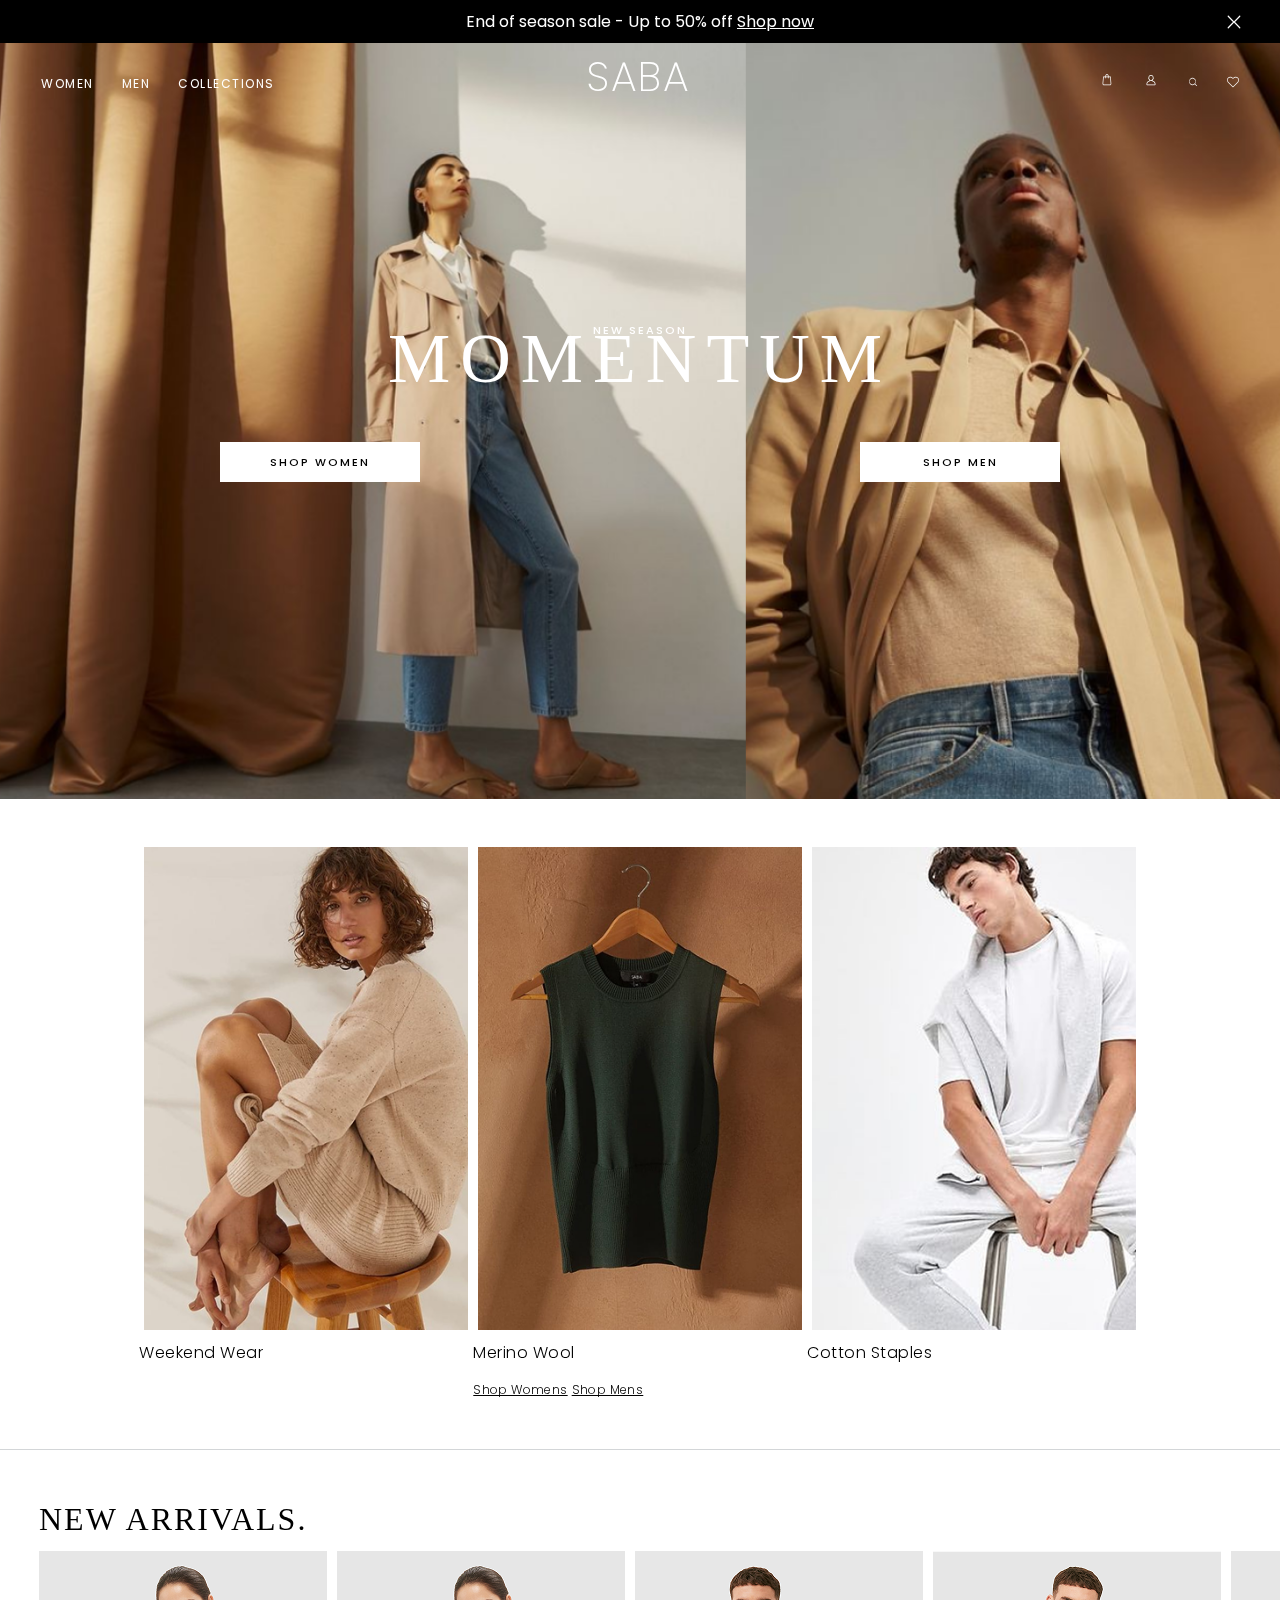
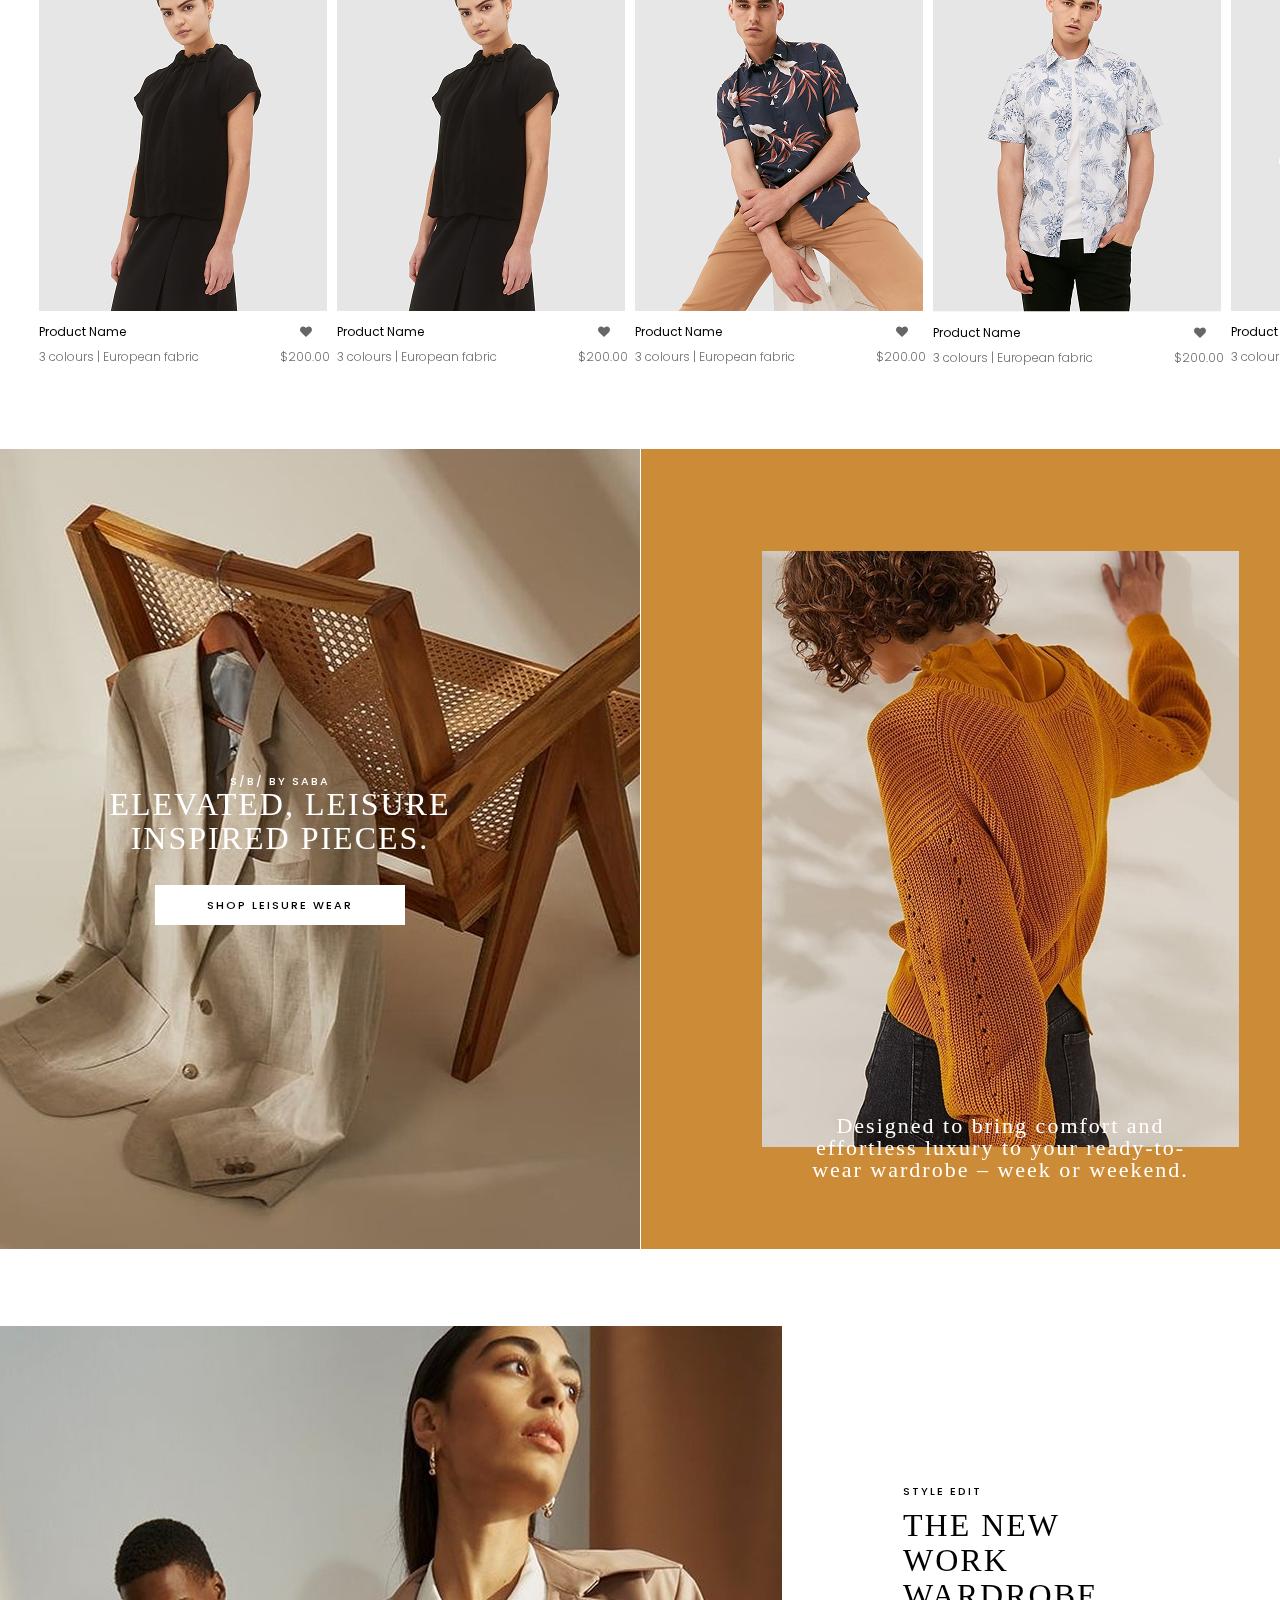
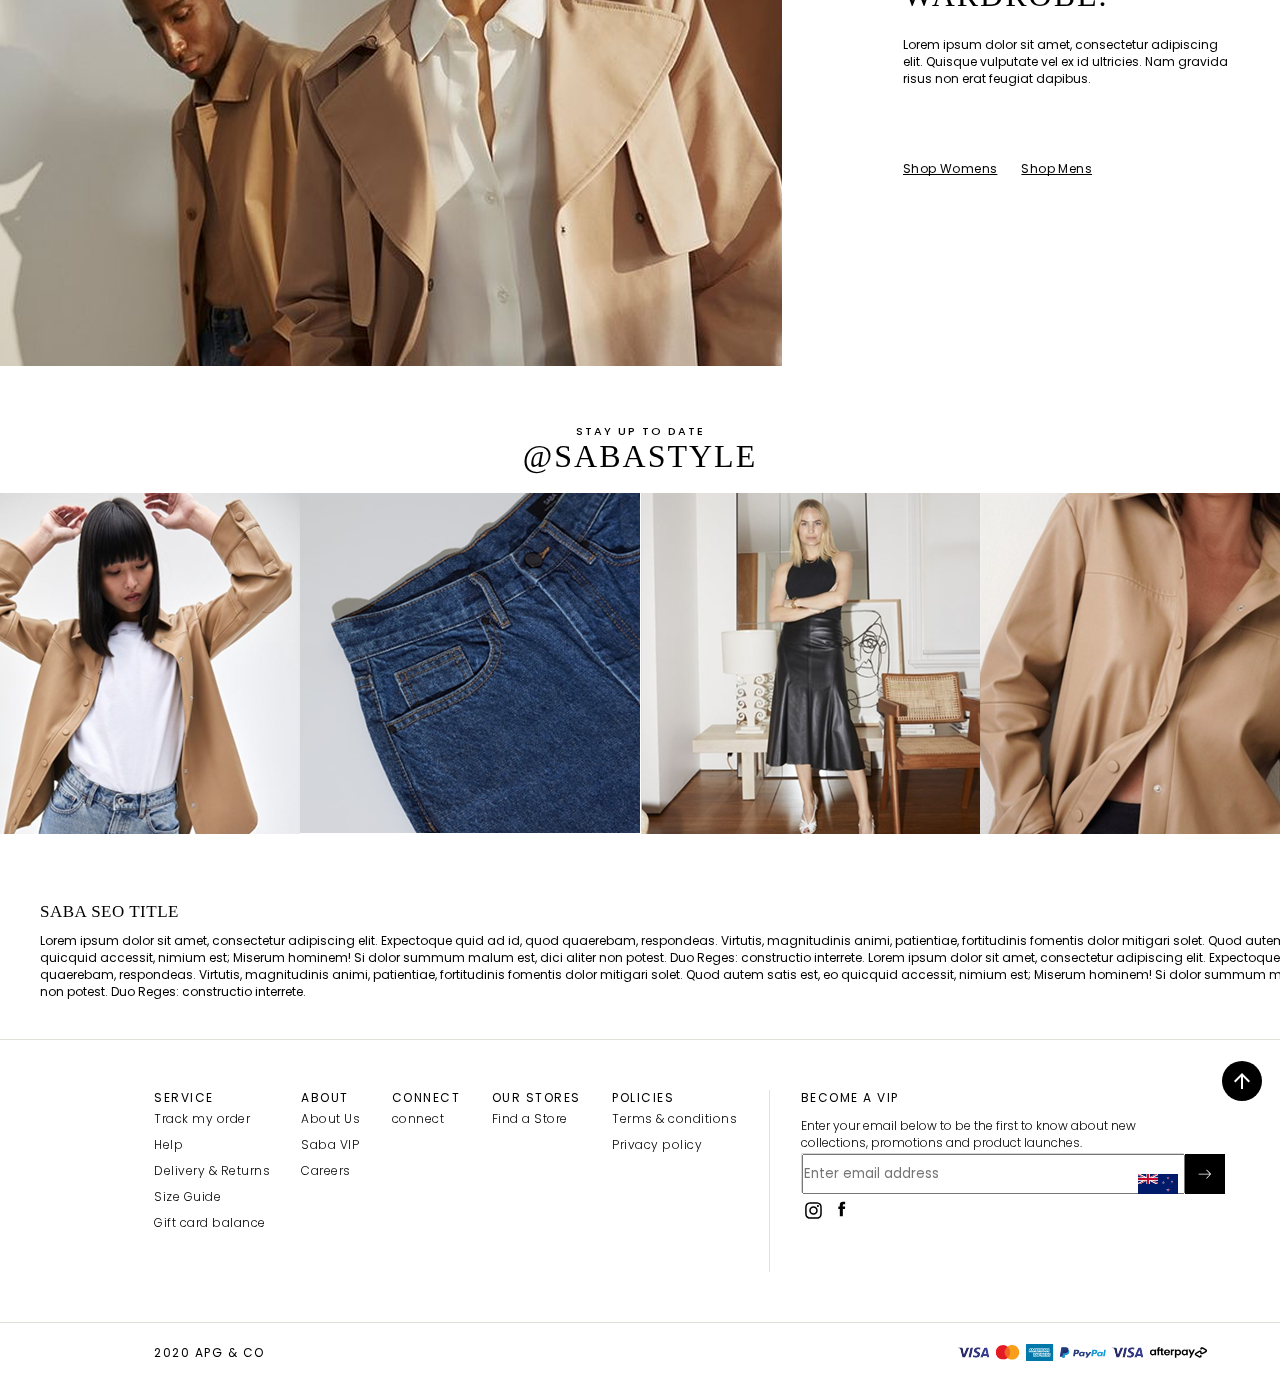
<file: index.html>
<!DOCTYPE html>
<html lang="en">
  <head>
    <meta charset="UTF-8" />
    <meta name="viewport" content="width=device-width, initial-scale=1.0" />
    <title>Document</title>
    <link rel="stylesheet" href="style.css" />
    <link
      rel="stylesheet"
      href="https://cdnjs.cloudflare.com/ajax/libs/font-awesome/4.7.0/css/font-awesome.min.css"
    />
    <style>
     
    </style>
  </head>

  <body>
    <!-- -------------Header----------- -->
    <div class="container head">
      <div class="row head_row">
        <p>End of season sale - Up to 50% off <a href="">Shop now</a></p>
      </div>
      <div class="icon">
        <svg
          width="24"
          height="24"
          viewBox="0 0 20 20"
          fill="none"
          xmlns="http://www.w3.org/2000/svg"
          class=""
        >
          <path
            fill-rule="evenodd"
            clip-rule="evenodd"
            d="M9.13223 10.0001L4.82003 5.58327C4.61546 5.37374 4.61531 5.03387 4.81968 4.82415C5.02405 4.61442 5.35556 4.61426 5.56012 4.82379L9.96415 9.33466C9.98791 9.333 10.0118 9.333 10.0355 9.33466L14.4395 4.82379C14.6441 4.61426 14.9756 4.61442 15.18 4.82415C15.3844 5.03387 15.3842 5.37374 15.1796 5.58327L10.8674 10.0001L15.1796 14.4169C15.3842 14.6264 15.3844 14.9663 15.18 15.176C14.9756 15.3857 14.6441 15.3859 14.4395 15.1764L10.0355 10.6655C10.0118 10.6672 9.98791 10.6672 9.96415 10.6655L5.56012 15.1764C5.35556 15.3859 5.02405 15.3857 4.81968 15.176C4.61531 14.9663 4.61546 14.6264 4.82003 14.4169L9.13223 10.0001Z"
            fill="#414B56"
          ></path>
        </svg>
      </div>
    </div>
    <!-- ----------Header Banner--------- -->
    <div class="container banner_container">
      <div class="banner_head">
        <div class="row row_btn">
          <div class="head_menu ul_li">
            <ul>
              <li><a href="">WOMEN</a></li>
              <li><a href="">MEN</a></li>
              <li><a href="">COLLECTIONS</a></li>
            </ul>
          </div>
          <div class="head_name head_saba">SABA</div>
          <div class="head_btn ul_li">
            <ul>
              <li>
                <a href=""
                  ><svg
                    width="1rem"
                    height="1rem"
                    viewBox="0 0 27 29"
                    fill="none"
                    xmlns="http://www.w3.org/2000/svg"
                    class="_3yKHc2dumpkFgr47i-p-H"
                  >
                    <path
                      fill-rule="evenodd"
                      clip-rule="evenodd"
                      d="M11.1718 11.7062C11.5198 11.7062 11.8018 11.4032 11.8018 11.0295V9.4964H15.1144L15.1144 11.0295C15.1144 11.4032 15.3965 11.7062 15.7444 11.7062C16.0924 11.7062 16.3744 11.4032 16.3744 11.0295V9.4964H19.1584L20.066 21.0708C20.101 21.4918 19.9704 21.9057 19.7065 22.2144C19.4425 22.5232 19.0697 22.6982 18.6795 22.6965L18.677 22.6965H8.04809C7.65692 22.6971 7.28445 22.521 7.02125 22.2114C6.75806 21.9018 6.62851 21.4875 6.6644 21.07L7.64398 9.4964H10.5418L10.5418 11.0295C10.5418 11.4032 10.8239 11.7062 11.1718 11.7062ZM10.5418 8.14307H7.06864C6.7428 8.14307 6.47073 8.40994 6.44123 8.75847L5.40964 20.9465C5.34122 21.7423 5.58848 22.5331 6.0908 23.124C6.59312 23.7148 7.304 24.051 8.04893 24.0499H18.6758C19.4201 24.0526 20.1311 23.7187 20.6346 23.1298C21.1383 22.5405 21.3876 21.7505 21.3213 20.9537L20.3653 8.76294C20.3378 8.41249 20.0649 8.14307 19.7375 8.14307H16.3744V6.7469C16.3703 5.15719 15.1729 3.87114 13.6946 3.86667L13.2234 3.86667C11.7433 3.87114 10.546 5.15719 10.5418 6.74499L10.5418 8.14307ZM11.8018 8.14307H15.1144L15.1144 6.7488C15.1122 5.90545 14.4763 5.22237 13.6928 5.22L13.2252 5.22C12.44 5.22237 11.804 5.90545 11.8018 6.7469V8.14307Z"
                      fill="black"
                    ></path></svg
                ></a>
              </li>
              <li>
                <a href=""
                  ><svg
                    width="1rem"
                    height="1rem"
                    viewBox="0 0 28 29"
                    fill="none"
                    xmlns="http://www.w3.org/2000/svg"
                  >
                    <path
                      fill-rule="evenodd"
                      clip-rule="evenodd"
                      d="M11.4805 15.4059C10.7055 14.7083 10.1183 13.7841 9.85072 12.9619C9.83525 12.952 9.81987 12.9417 9.80416 12.9308C9.66516 12.8339 9.55035 12.7143 9.45786 12.552C8.85258 11.4838 8.90589 10.6023 9.46166 10.0301C9.48206 10.0091 9.50253 9.98908 9.52302 9.97007C9.52672 9.4865 9.57747 8.94564 9.70538 8.41279C9.71991 8.35225 9.73537 8.29248 9.75239 8.23128C9.85887 7.85368 10.1177 7.3353 10.5975 6.82166C11.3855 5.97804 12.5152 5.47333 14.0008 5.47333C15.4866 5.47333 16.6165 5.97802 17.4047 6.82161C17.8845 7.33526 18.1434 7.85366 18.2505 8.23352C18.2669 8.29248 18.2824 8.35225 18.2969 8.41279C18.4229 8.93775 18.4741 9.47049 18.4791 9.94856C18.4912 9.95916 18.5033 9.97009 18.5153 9.98136C19.0959 10.5238 19.1445 11.4139 18.5373 12.5465C18.4562 12.6977 18.3522 12.8187 18.2283 12.9172C18.2019 12.9383 18.1748 12.958 18.1485 12.9761C17.8564 13.815 17.2725 14.7233 16.5143 15.4077C16.5717 15.4495 16.6509 15.5045 16.7512 15.5695C17.0381 15.7556 17.3769 15.9431 17.7642 16.1189C17.9732 16.2138 18.191 16.3026 18.4172 16.3842C20.8972 17.2789 22.0182 19.2391 22.2086 22.2302C22.2689 23.1645 21.4929 24.06 20.5403 24.06H7.45581C6.49229 24.06 5.7309 23.1525 5.78819 22.2068C5.97402 19.2082 7.07287 17.3492 9.58059 16.4445C9.83078 16.3543 10.0684 16.2543 10.2933 16.1463C10.6501 15.9748 10.9571 15.7922 11.2129 15.6115C11.3482 15.5159 11.4378 15.4439 11.4805 15.4059ZM12.5343 16.1345C12.4993 16.2164 12.4468 16.2924 12.3771 16.3567C12.0997 16.6131 11.5916 16.9721 10.8592 17.324C10.5948 17.4511 10.3163 17.5683 10.0239 17.6737C8.06736 18.3795 7.24872 19.7645 7.09241 22.2867C7.07876 22.5121 7.28116 22.7533 7.45581 22.7533H20.5403C20.7137 22.7533 20.9178 22.5178 20.9046 22.3137C20.7442 19.7927 19.8939 18.3061 17.9737 17.6133C17.7143 17.5197 17.4644 17.4178 17.2242 17.3087C16.4514 16.958 15.9023 16.6019 15.5977 16.3505C15.5284 16.2933 15.474 16.2248 15.4348 16.1499C14.9834 16.3704 14.5003 16.5 14.0008 16.5C13.4893 16.5 12.9947 16.3639 12.5343 16.1345ZM10.6006 11.8892C10.7954 12.0082 10.9259 12.1299 11.0482 12.4248C11.4037 13.601 12.7537 15.1933 14.0008 15.1933C15.2483 15.1933 16.5966 13.603 16.9473 12.4491C17.0105 12.2064 17.1434 12.0661 17.3292 11.9478L17.3984 11.9052C17.5991 11.5255 17.6744 11.2476 17.6644 11.0653C17.6601 10.9871 17.6454 10.9568 17.6233 10.9362L17.6214 10.9344C17.6147 10.9283 17.6135 10.9271 17.6377 10.934C17.346 10.85 17.1502 10.5736 17.1679 10.2688L17.1698 10.2205C17.1839 9.77533 17.1487 9.22756 17.0264 8.7178C17.0154 8.67218 17.0039 8.62746 16.9923 8.58592C16.9379 8.39306 16.7695 8.05573 16.4499 7.71365C15.9056 7.13104 15.1196 6.77999 14.0008 6.77999C12.8823 6.77999 12.0966 7.13101 11.5524 7.7136C11.2329 8.0557 11.0644 8.39304 11.0107 8.58368C10.9985 8.62746 10.9869 8.67218 10.976 8.7178C10.8536 9.22756 10.8184 9.77533 10.8325 10.2205L10.8344 10.2688C10.8508 10.5517 10.683 10.8129 10.4189 10.9156C10.4304 10.9111 10.4276 10.9137 10.4183 10.9221L10.4183 10.9221C10.4133 10.9266 10.4065 10.9328 10.399 10.9404C10.277 11.066 10.2603 11.3075 10.5758 11.8742L10.6006 11.8892Z"
                      fill="black"
                    ></path></svg
                ></a>
              </li>
              <li>
                <a href=""
                  ><svg
                    width="1em"
                    height="1em"
                    viewBox="0 0 30 30"
                    fill="none"
                    xmlns="http://www.w3.org/2000/svg"
                    class="_3yKHc2dumpkFgr47i-p-H"
                  >
                    <path
                      fill-rule="evenodd"
                      clip-rule="evenodd"
                      d="M20.41 19.351c2.873-3.434 2.699-8.56-.522-11.79a8.706 8.706 0 00-12.334 0c-3.405 3.414-3.405 8.947 0 12.36a8.708 8.708 0 0011.821.475l4.37 4.387a.735.735 0 001.04-1.037L20.41 19.35zM18.846 8.599a7.236 7.236 0 00-10.253 0 7.285 7.285 0 000 10.284 7.237 7.237 0 0010.253 0 7.285 7.285 0 000-10.284z"
                      fill="#414B56"
                    ></path></svg
                ></a>
              </li>
              <li>
                <a href=""
                  ><svg
                    xmlns="http://www.w3.org/2000/svg"
                    width="1em"
                    height="1em"
                    xmlns:xlink="http://www.w3.org/1999/xlink"
                    fill="#000000"
                    height="800px"
                    width="800px"
                    version="1.1"
                    id="Capa_1"
                    viewBox="0 0 471.701 471.701"
                    xml:space="preserve"
                  >
                    <path
                      d="M433.601,67.001c-24.7-24.7-57.4-38.2-92.3-38.2s-67.7,13.6-92.4,38.3l-12.9,12.9l-13.1-13.1   c-24.7-24.7-57.6-38.4-92.5-38.4c-34.8,0-67.6,13.6-92.2,38.2c-24.7,24.7-38.3,57.5-38.2,92.4c0,34.9,13.7,67.6,38.4,92.3   l187.8,187.8c2.6,2.6,6.1,4,9.5,4c3.4,0,6.9-1.3,9.5-3.9l188.2-187.5c24.7-24.7,38.3-57.5,38.3-92.4   C471.801,124.501,458.301,91.701,433.601,67.001z M414.401,232.701l-178.7,178l-178.3-178.3c-19.6-19.6-30.4-45.6-30.4-73.3   s10.7-53.7,30.3-73.2c19.5-19.5,45.5-30.3,73.1-30.3c27.7,0,53.8,10.8,73.4,30.4l22.6,22.6c5.3,5.3,13.8,5.3,19.1,0l22.4-22.4   c19.6-19.6,45.7-30.4,73.3-30.4c27.6,0,53.6,10.8,73.2,30.3c19.6,19.6,30.3,45.6,30.3,73.3   C444.801,187.101,434.001,213.101,414.401,232.701z"
                    /></svg
                ></a>
              </li>
            </ul>
          </div>
        </div>

        <div class="row head_body">
          <div class="para1">NEW SEASON</div>
          <div class="para2">MOMENTUM</div>
        </div>

        <div class="row shorping_btn">
          <div class="shop_bnt"><a href="#">SHOP WOMEN</a></div>
          <div class="shop_bnt"><a href="#">SHOP MEN</a></div>
        </div>
      </div>
    </div>
    <!-- ----------card--- -->

    <div class="row container">
      <div class="row card_row">
        <div class="card_img">
          <img src="assets/image 18.png" alt="" />
          <p class="card_text">Weekend Wear</p>
        </div>
        <div class="card_img">
          <img src="assets/image 16.png" alt="" />
          <p class="card_text">Merino Wool</p>
          <p class="shop_women">
            <a href="#">Shop Womens</a> <a href="#">Shop Mens</a>
          </p>
        </div>
        <div class="card_img">
          <img src="assets/image 17.png" alt="" />
          <p class="card_text">Cotton Staples</p>
        </div>
      </div>
    </div>
    <br />
    <div class="horizontal_line"></div>
    <br />
    <!-- --------------slider------------  -->

    <div class="container_slider">
      <div class="slider_head"><h2>NEW ARRIVALS.</h2></div>

      <div class="container slider_cards">
        <div class="slider">
          <img src="assets/card1.png" alt="card1" />
          <p class="slider_product_name">Product Name <p class="right_heart slider_product_desc ">
            <i id="heart_path" class="fa fa-heart " ></i>
          </p></p>
          <p class="slider_product_desc">3 colours | European fabric <p class="right_mrp slider_product_desc ">$200.00</p></p>
          <div class="card_after"><p>+ QUICK ADD</p></div>
        </div>

        <div class="slider">
          <img src="assets/card1.png" alt="card1" />
          <p class="slider_product_name">Product Name <p class="right_heart slider_product_desc ">
            <i id="heart_path" class="fa fa-heart " ></i>
          </p></p>
          <p class="slider_product_desc">3 colours | European fabric <p class="right_mrp slider_product_desc ">$200.00</p></p>
          <div class="card_after"><p>+ QUICK ADD</p></div>
        </div>




        <div class="slider">
          <img src="assets/card2.png" alt="card2" />
          <p class="slider_product_name">Product Name <p class="right_heart slider_product_desc ">
            <i id="heart_path" class="fa fa-heart " ></i>
          </p></p>

          <p class="slider_product_desc">3 colours | European fabric <p class="right_mrp slider_product_desc ">$200.00</p></p>

          <div class="card_after"><p>+ QUICK ADD</p></div>
        </div>
        <div class="slider">
          <img src="assets/card3.png" alt="card3" />
          <p class="slider_product_name">Product Name <p class="right_heart slider_product_desc ">
            <i class="fa fa-heart heart_path" ></i> 
          </p></p>
          <p class="slider_product_desc">3 colours | European fabric <p class="right_mrp slider_product_desc ">$200.00</p></p>

          <div class="card_after"><p>+ QUICK ADD</p></div>
        </div>

        <div class="slider">
          <img src="assets/card4.png" alt="card4" />
          <p class="slider_product_name">Product Name <p class="right_heart slider_product_desc ">
            <i class="fa fa-heart heart_path" ></i> 
          </p></p>
          <p class="slider_product_desc">3 colours | European fabric <p class="right_mrp slider_product_desc ">$200.00</p></p>

          <div class="card_after"><p>+ QUICK ADD</p></div>
        </div>
      </div>
    </div>
    <!-- ----------two banner  -->
    <div class="container twocard">
        <div class="card card1">
          <p>S/B/ BY SABA</p>
          <h2>Elevated, leisure inspired pieces.</h2>
          <a href="#"><p>SHOP LEISURE WEAR</p></a>
        </div>


          <div class="card card2">
              <h2>Designed to bring comfort and effortless luxury to your ready-to-wear wardrobe – week or weekend.</h2>
          </div>
    </div>



    <!-- --------  -->
     <div class="one_container">
      <div class="one_card">
        <div class="card_left"></div>
        <div class="text_right">
          <p class="top">STYLE eDIT</p>
          <h3 class="heading">THE NEW
            WORK WARDROBE.</h3>
          <p class="desc">Lorem ipsum dolor sit amet, consectetur adipiscing elit. Quisque vulputate vel ex id ultricies. Nam gravida risus non erat feugiat dapibus. </p>
          <p class="a_link"><a href="#">Shop Womens</a> <a href="#">Shop Mens</a></p>

        </div>
      </div>
      <div class="text_bottom">
        <p>STAY UP TO DATE</p>
        <h3>@SABASTYLE</h3>
      </div>

     </div>

<!-- -----------  -->
     <div class="container slide_size">
      <div class="img"> 
         <img src="assets/slide_bottom1.png" alt="1">
        </div>
      <div class="img"><img src="assets/slide_bottom2.png" alt="2"></div>
      <div class="img"> <img src="assets/slide_bottom3.png" alt="3"></div>
      <div class="img"><img src="assets/slide_bottom4.png" alt="4"></div>
     </div>
<!-- ------------  -->
     <div class="heading_body">
      <div class="heading_bottom"><h2>SABA SEO TITLE</h2></div>
      <div class="body_text_bottom"><p>Lorem ipsum dolor sit amet, consectetur adipiscing elit. Expectoque quid ad id, quod quaerebam, respondeas. Virtutis, magnitudinis animi, patientiae, fortitudinis fomentis dolor mitigari solet. Quod autem satis est, eo quicquid accessit, nimium est; Miserum hominem! Si dolor summum malum est, dici aliter non potest. Duo Reges: constructio interrete.  Lorem ipsum dolor sit amet, consectetur adipiscing elit. Expectoque quid ad id, quod quaerebam, respondeas. Virtutis, magnitudinis animi, patientiae, fortitudinis fomentis dolor mitigari solet. Quod autem satis est, eo quicquid accessit, nimium est; Miserum hominem! Si dolor summum malum est, dici aliter non potest. Duo Reges: constructio interrete. </p></div>
     </div>
     <!-- ------------  -->
      <div class="footer_container">
        <div class="footer_top">
          <div class="footer_top_left">
            <ul>
              <p>Service</p>
              <li>Track my order</li>
              <li>Help</li>
              <li> Delivery & Returns</li>
              <li> Size Guide</li>
              <li>Gift card balance</li>
            </ul>
          </div>

          <div class="footer_top_left">
            <ul>
              <p>About</p>
              <li>About Us</li>
              <li> Saba VIP </li>
              <li> Careers</li>
            </ul>
          </div>

          <div class="footer_top_left">
            <ul>
              <p>connect</p>
              <li>connect</li>
            </ul>
          </div>

          <div class="footer_top_left">
            <ul>
              <p>Our stores</p>
              <li>Find a Store</li>
           
            </ul>
          </div>
          <div class="footer_top_left">
            <ul>
              <p>Policies</p>
              <li>Terms & conditions</li>
              <li>Privacy policy</li>
            </ul>
          </div>

            <div class="vertical_line"></div>
           
          <div class="footer_top_right">
            <p class="f_t_r_heading">BECOME A VIP</p> 
            <div class="go_up_button"><img src="assets/Go up Button.svg" alt=""></div>
            <p class="f_t_r_body">Enter your email below to be the first to know about new collections, promotions and product launches.</p>
            <div class="input_country"><input type="text" placeholder="Enter email address">
              <div class="input_usa_flag">
               <img src="assets/Flag_of_New_Zealand.svg.png" alt="" height="20" >
              
        </div> 
         
         <div class="input_icon"><svg xmlns="http://www.w3.org/2000/svg" width="20" height="20" viewBox="0 0 20 20" fill="none">
              <g id="icon/control/arrow right 1">
              <path id="Path" d="M11.5434 5.68497C11.4045 5.70978 11.2945 5.81192 11.2554 5.94617C11.2163 6.08334 11.2568 6.2278 11.3582 6.32411L14.7422 9.73579H3.86641C3.85483 9.73579 3.84325 9.73579 3.83167 9.73579C3.62903 9.74455 3.46982 9.91966 3.47995 10.1239C3.49008 10.3282 3.66232 10.4873 3.86641 10.4771H14.7422L11.3582 13.8888C11.2496 13.9792 11.1989 14.1222 11.2308 14.2623C11.2626 14.3995 11.3697 14.5089 11.5072 14.541C11.6447 14.5731 11.788 14.5221 11.8763 14.4112L15.8929 10.3735L16.1462 10.1064L15.8929 9.8394L11.8763 5.80171C11.7996 5.71853 11.6896 5.67621 11.5767 5.68497C11.5651 5.68497 11.555 5.68497 11.5434 5.68497Z" fill="white"/>
              </g>
              </svg></div></div>
            <div class="footer_icon"><img src="assets/instagram.svg" alt="ins"> <img src="assets/facebook.svg" alt=""></div>
          </div>


        </div>



        <div class="footer_bottom">
          <div class="footer_bottom_text">2020 APG & CO</div>
          <div class="footer_icon">
            <img src="assets/visa.svg" alt="">
            <img src="assets/mastercard.svg" alt="">
            <img src="assets/american express.svg" alt="">
            <img src="assets/paypal.svg" alt=""> 
            <img src="assets/visa.svg" alt="">
            <img src="assets/Group.svg" alt="">
          </div>
        </div>
      </div>

  </body>
  <script>
  
    document.getElementById("heart_path").addEventListener('click',function(e){
      console.log(e)
      <!-- this.style.color="red"; -->
      this.classList.toggle("Heart_colorR");
 console.log('sachin');
 })

 let Heart2= document.getElementsByClassName("heart_path");
 Heart2.addEventListener('click',function(e){
   console.log(e)
   this.classList.toggle("Heart_colorR");
console.log('sachin');
})


  </script>
</html>
</file>
<file: style.css>
@import url("https://fonts.googleapis.com/css2?family=Inter:ital,opsz,wght@0,14..32,100..900;1,14..32,100..900&family=Lato:ital,wght@0,100;0,300;0,400;0,700;0,900;1,100;1,300;1,400;1,700;1,900&family=Poppins:ital,wght@0,100;0,200;0,300;0,400;0,500;0,600;0,700;0,800;0,900;1,100;1,200;1,300;1,400;1,500;1,600;1,700;1,800;1,900&display=swap");

@import url('https://fonts.googleapis.com/css2?family=Bitter:ital,wght@0,100..900;1,100..900&family=Inter:ital,opsz,wght@0,14..32,100..900;1,14..32,100..900&family=Lato:ital,wght@0,100;0,300;0,400;0,700;0,900;1,100;1,300;1,400;1,700;1,900&family=Poppins:ital,wght@0,100;0,200;0,300;0,400;0,500;0,600;0,700;0,800;0,900;1,100;1,200;1,300;1,400;1,500;1,600;1,700;1,800;1,900&display=swap');

* {
    padding: 0;
    margin: 0;
    box-sizing: border-box;
    font-family: "Poppins";
}

body {
    overflow-x: hidden;
}

.container {
    display: flex;
    flex-direction: row;
    align-items: center;
    justify-content: center;
}

.row {
    display: flex;
    /* flex-direction: column; */
}

.head {
    background-color: black;
    color: white;
    height: 43px;
    text-align: center;
    flex-shrink: 0;
    align-self: stretch;
}

.head_row>p>a {
    color: white;
}

.icon {
    right: 34px;
    position: absolute;
    top: 10px;
}

.icon>svg>path {
    fill: white;
}

/* ------------ */
.banner_container {
    position: relative;
    width: 100%;
    /* height: 50%; */
    /* background-color: red; */
}

.banner_head {
    height: 84vh;
    width: 100%;
    background-image: url(assets/head_banner.png);
    background-repeat: no-repeat;
    align-self: stretch;
    background-size: cover;
    position: sticky;
}

.row_btn {
    display: flex;
    align-items: center;
    justify-content: space-between;
    padding: 27px;
    position: relative;
    color: white;
}

.row_btn:hover {
    background-color: white;

    .ul_li>ul>li>a,
    .head_saba,
    .ul_li>ul>li>a>svg>path {
        color: black;
        fill: black;
    }
}

.ul_li>ul {
    display: flex;
    align-items: center;
}

.ul_li>ul>li {
    list-style: none;
    padding: 0px 14px;
}

.ul_li>ul>li>a {
    text-decoration: none;
    color: white;
    text-align: center;

    /* Navigation/Primary Desktop */
    font-family: Poppins;
    font-size: 12px;
    font-style: normal;
    font-weight: 400;
    line-height: 16px;
    /* 133.333% */
    letter-spacing: 1.5px;
    text-transform: uppercase;
}

.ul_li>ul>li>a>svg>path {
    fill: white;
    font-size: 12px;
    font-style: normal;
    font-weight: 400;
}

.head_saba {
    color: #fff;
    text-align: center;
    font-feature-settings: "liga" off, "clig" off;
    /* Navigation/Primary Desktop */
    font-family: Poppins;
    font-size: 41px;
    font-style: normal;
    font-weight: 200;
    line-height: 16px;
    /* 133.333% */
    letter-spacing: 1.5px;
    text-transform: uppercase;
    position: absolute;
    top: 26px;
    left: 45.8%;
    text-align: center;
    margin: 0 0px 0px;
}

.head_body {
    display: flex;
    flex-direction: column;
    align-items: center;
    justify-content: center;
    text-align: center;
    margin: 10px;
    margin-top: 200px;
}

.para1 {
    width: 191.126px;
    height: 14px;
    flex-shrink: 0;
    color: var(--Brand-Secondary, #fff);
    text-align: center;
    font-feature-settings: "liga" off, "clig" off;
    /* Headline/H6/Desktop */
    font-family: Poppins;
    font-size: 11px;
    font-style: normal;
    font-weight: 500;
    line-height: 16px;
    /* 145.455% */
    letter-spacing: 2px;
    text-transform: uppercase;
}

.para2 {
    display: flex;
    width: 559px;
    height: 45.733px;
    flex-direction: column;
    justify-content: center;
    flex-shrink: 0;
    color: var(--Brand-Secondary, #fff);
    text-align: center;
    font-feature-settings: "liga" off, "clig" off;
    font-family: Canela;
    font-size: 70px;
    font-style: normal;
    font-weight: 400;
    line-height: 120px;
    /* 171.429% */
    letter-spacing: 10px;
    text-transform: uppercase;
}

.shorping_btn {
    display: flex;
    align-items: center;
    justify-content: space-around;
    padding: 50px 0px;
}

.shorping_btn {}

.shop_bnt {
    width: 200px;
    height: 40px;
    flex-shrink: 0;
    background-color: #fff;
    color: black;
    text-align: center;
    padding: 6px;
    justify-content: center;
}

.shop_bnt>a {
    width: 181.567px;
    color: var(--Text-Headline-Primary, #000);
    text-align: center;
    justify-content: center;
    font-feature-settings: "liga" off, "clig" off;
    text-decoration: none;
    /* Button/Desktop */
    font-family: Poppins;
    font-size: 11px;
    font-style: normal;
    font-weight: 500;
    line-height: 14px;
    /* 127.273% */
    letter-spacing: 2px;
    text-transform: uppercase;
}

.card_row {
    display: flex;
    padding: 48px 5px;
    justify-content: center;
    align-items: center;
    position: relative;
}

.card_img>img {
    display: flex;
    padding: 0px 5px;
    height: 483px;
    flex-shrink: 0;
}

.card_text {
    display: flex;

    width: 173.5px;
    height: 45.733px;
    flex-direction: column;
    justify-content: center;
    flex-shrink: 0;
    color: var(--Brand-Primary, #000);
    font-feature-settings: "liga" off, "clig" off;

    /* Headline/H5/Desktop Large */
    font-family: Poppins;
    font-size: 16px;
    font-style: normal;
    font-weight: 300;
    line-height: 20px;
    /* 125% */
    letter-spacing: 0.5px;
}

.card_img>p>a {
    color: var(--Brand-Primary, #000);
    text-align: center;
    font-feature-settings: "liga" off, "clig" off;
    /* Text Button/Desktop */
    font-family: Poppins;
    font-size: 12px;
    font-style: normal;
    font-weight: 300;
    line-height: 16px;
    /* 133.333% */
    letter-spacing: 0.4px;
    text-decoration-line: underline;
    text-decoration-style: solid;
    text-decoration-skip-ink: none;
    text-decoration-thickness: auto;
    text-underline-offset: auto;
    text-underline-position: from-font;
}

.shop_women {
    /* display: flex
      ; */
    position: absolute;
}

.horizontal_line {
    width: 100%;
    height: 1px;
    background: #d3d6d8;
}

.slider_head>h2 {
    color: var(--Text-Headline-Primary, #000);
    /* text-align: center; */
    font-feature-settings: "liga" off, "clig" off;

    /* Headline/H1-PLP/Desktop */
    font-family: Canela;
    font-size: 32px;
    font-style: normal;
    font-weight: 300;
    line-height: 63px;
    /* 106.25% */
    letter-spacing: 2px;
    text-transform: uppercase;
}

.container_slider {
    display: flex;
    flex-direction: column;
    padding: 13px 39px;
}

.slider_product_name {
    color: var(--Text-Headline-Primary, #000);
    font-feature-settings: "liga" off, "clig" off;

    /* Paragraph/Body/Bold */
    font-family: Poppins;
    font-size: 12px;
    font-style: normal;
    font-weight: 400;
    line-height: 18px;
    /* 150% */
    display: inline;
}

.right_heart {
    display: inline;
    position: relative;
    left: 171px;
}

.slider_cards {
    justify-content: space-between;
}

.slider_product_desc {
    color: var(--Text-Paragraph-Primary, #000);
    font-feature-settings: "liga" off, "clig" off;

    /* Paragraph/Body/Desktop */
    font-family: Poppins;
    font-size: 12px;
    font-style: normal;
    font-weight: 300;
    line-height: 17px;
    /* 141.667% */
    opacity: 0.6;
    display: inline;
}

p.right_mrp {
    position: relative;
    right: 0px;
    left: 78px;
}

.slider {
    position: relative;
    margin-right: 10px;
    width: 34%;
}

.slider:hover {
    .card_after {
        height: 40px;
        cursor: grab;

    }

    .card_after>p {
        display: block;
    }
}

.card_after {
    position: absolute;
    top: 310px;
    left: 5px;
    width: 278px;
    height: 0px;
    background-color: white;
}

.card_after>p {
    display: none;
    color: var(--Brand-Primary, #000);
    text-align: center;
    font-feature-settings: "liga" off, "clig" off;

    /* Button/Desktop */
    font-family: Poppins;
    font-size: 11px;
    font-style: normal;
    font-weight: 500;
    line-height: 40px;
    /* 127.273% */
    letter-spacing: 2px;
    text-transform: uppercase;
}

/* --------------- */
.twocard {
    padding: 60px 0px;
}

.card1 {
    width: 721px;
    height: 814px;
    flex-shrink: 0;
    /* background: rgba(62, 62, 62, 0.20); */
    background-image: url(assets/image20.png);
    background-position: center;
    background-repeat: no-repeat;
    mix-blend-mode: multiply;

}

.card>h2 {
    width: 497px;
    color: var(--Brand-Secondary, #FFF);
    text-align: center;
    font-feature-settings: 'liga' off, 'clig' off;
    font-family: Canela;
    font-style: normal;
    font-weight: 300;
    letter-spacing: 2px;
    padding-bottom: 30px;
}

.card1>h2 {
    text-transform: uppercase;
    font-size: 32px;
    line-height: 34px;
}

.card2>h2 {
    font-size: 22px;
    width: 392px;
    line-height: 22px;
    position: relative;
    bottom: -314px;
}

.card1>p {
    width: 179px;
    height: 14px;
    flex-shrink: 0;
    color: var(--Brand-Secondary, #FFF);
    text-align: center;
    font-feature-settings: 'liga' off, 'clig' off;

    /* Headline/H6/Desktop */
    font-family: Poppins;
    font-size: 11px;
    font-style: normal;
    font-weight: 500;
    line-height: 16px;
    /* 145.455% */
    letter-spacing: 2px;
    text-transform: uppercase;
}

.card2 {
    width: 720px;
    height: 800px;
    flex-shrink: 0;
    background: #CC8B37;
    background-image: url(assets/image\ 21.png);
    background-position: center;
    background-repeat: no-repeat;
}

.card {
    display: flex;
    flex-direction: column;
    justify-content: center;
    align-items: center;
    text-align: center;
    color: white;
}

.card>a {
    width: 250px;
    height: 40px;
    flex-shrink: 0;
    padding: auto;
    background-color: white;
    color: var(--Text-Headline-Primary, #000);
    text-align: center;
    font-feature-settings: 'liga' off, 'clig' off;
    text-decoration: none;
    font-family: Poppins;
    font-size: 11px;
    font-style: normal;
    font-weight: 500;
    line-height: 40px;
    text-decoration: none;
    letter-spacing: 2px;

}

.Heart_colorR {
    color: red;
}

.one_container {
    display: flex;
    flex-direction: column;
    justify-content: center;
    align-items: center;
    padding: 10px 0px;
}

.one_card {
    display: flex;
}

.card_left {
    width: 885px;
    height: 697px;
    flex-shrink: 0;
    background-image: url(assets/image\ 22.png);
    background-repeat: no-repeat;
}

.text_right {
    width: 555px;
    padding: 157px 98px;
    align-items: center;
    justify-content: center;
}

.text_right>.top {
    width: 191.126px;
    height: 14px;
    flex-shrink: 0;
    color: var(--Text-Headline-Primary, #000);
    font-feature-settings: 'liga' off, 'clig' off;

    /* Headline/H6/Desktop */
    font-family: Poppins;
    font-size: 11px;
    font-style: normal;
    font-weight: 500;
    line-height: 16px;
    /* 145.455% */
    letter-spacing: 2px;
    text-transform: uppercase;
}

.text_right>.heading {
    width: 259.442px;
    color: var(--Text-Headline-Primary, #000);
    font-feature-settings: 'liga' off, 'clig' off;
    font-family: Canela;
    font-size: 32px;
    font-style: normal;
    font-weight: 300;
    line-height: 35px;
    letter-spacing: 2px;
    text-transform: uppercase;
    padding: 11px 0px;
}

.text_right>.desc {
    width: 331px;
    /* height: 44px; */
    flex-shrink: 0;
    color: var(--Text-Headline-Primary, #000);
    font-feature-settings: 'liga' off, 'clig' off;

    /* Paragraph/Body/Desktop */
    font-family: Poppins;
    font-size: 12px;
    font-style: normal;
    font-weight: 400;
    line-height: 17px;
    /* 141.667% */
    padding: 12px 0px;
}

.a_link {
    padding-top: 56px;
}

.text_right>.a_link>a {
    /* width: 105px; */
    color: var(--Brand-Primary, #000);
    font-feature-settings: 'liga' off, 'clig' off;
    margin-right: 20px;
    /* Text Button/Desktop */
    font-family: Poppins;
    font-size: 12px;
    font-style: normal;
    font-weight: 400;
    line-height: 16px;
    /* 133.333% */
    letter-spacing: 0.4px;
    text-decoration-line: underline;
    text-decoration-style: solid;
    text-decoration-skip-ink: none;
    text-decoration-thickness: auto;
    text-underline-offset: auto;
    text-underline-position: from-font;
}

.text_bottom {
    /* width: 329.75px; */
}

.text_bottom>p {
    flex-shrink: 0;
    color: var(--Text-Headline-Primary, #000);
    text-align: center;
    font-feature-settings: 'liga' off, 'clig' off;
    /* Headline/H6/Desktop */
    font-family: Poppins;
    font-size: 11px;
    font-style: normal;
    font-weight: 500;
    line-height: 16px;
    /* 145.455% */
    letter-spacing: 2px;
    text-transform: uppercase;
}

.text_bottom>h3 {
    color: var(--Text-Headline-Primary, #000);
    text-align: center;
    font-feature-settings: 'liga' off, 'clig' off;
    /* Headline/H1-PLP/Desktop */
    font-family: Canela;
    font-size: 32px;
    font-style: normal;
    font-weight: 300;
    line-height: 34px;
    /* 106.25% */
    letter-spacing: 2px;
    text-transform: uppercase;
}

/* --------- */
.slide_size {
    padding: 10px;
}

.slide_size>img {
    width: 342.312px;
    height: 334.486px;
    flex-shrink: 0;

}

/* ---------  */
.heading_body {
    display: flex;
    flex-direction: column;
    padding: 40px
}

.heading_bottom {
    width: 455px;
}

.heading_bottom>h2 {
    color: var(--Text-Headline-Primary, #000);
    font-feature-settings: 'liga' off, 'clig' off;

    /* Headline/H4/Desktop */
    font-family: Canela;
    font-size: 17px;
    font-style: normal;
    font-weight: 300;
    line-height: 41px;
    /* 94.118% */
    letter-spacing: 0.5px;
}

.body_text_bottom {
    width: 1360px;
    height: 67px;
    flex-shrink: 0;
}

.body_text_bottom>p {
    color: var(--Text-Headline-Primary, #000);
    font-feature-settings: 'liga' off, 'clig' off;

    /* Paragraph/Body/Desktop */
    font-family: Poppins;
    font-size: 12px;
    font-style: normal;
    font-weight: 400;
    line-height: 17px;
    /* 141.667% */
}

/* -----------  */
.footer_container {
    display: flex;
    flex-direction: column;
    /* height: 291px; */
    flex-shrink: 0;
    /* justify-content: center; */
    /* align-items: center; */
    border-top: 1px solid #E3E0D9;
}

.footer_top {
    /* height: 30px; */
    display: flex;
    justify-content: space-between;
    padding: 50px 96px 50px 154px;
}

.footer_bottom {
    /* height: 291px; */
    display: flex;
    justify-content: space-between;
    padding: 15px 67px 15px 154px;
    border-top: 1px solid #E3E0D9;
    align-items: center;
}

.footer_bottom_text {
    width: 283px;
    height: 14px;
    flex-shrink: 0;
    color: var(--Brand-Primary, #000);
    font-feature-settings: 'liga' off, 'clig' off;
    align-items: center;
    /* Navigation/Primary Desktop */
    font-family: Poppins;
    font-size: 12px;
    font-style: normal;
    font-weight: 400;
    line-height: 16px;
    /* 133.333% */
    letter-spacing: 1.5px;
    text-transform: uppercase;
}

.footer_top_left {
    flex-shrink: 0;
}

.footer_top_left>ul>p {
    color: var(--Text-Headline-Primary, #000);
    font-feature-settings: 'liga' off, 'clig' off;
    /* Navigation/Primary Desktop */
    font-family: Poppins;
    font-size: 12px;
    font-style: normal;
    font-weight: 400;
    line-height: 16px;
    /* 133.333% */
    letter-spacing: 1.5px;
    text-transform: uppercase;
}

.footer_top_left>ul {
    list-style: none;
    color: var(--Text-Headline-Primary, #000);
    font-feature-settings: 'liga' off, 'clig' off;
    font-family: Poppins;
    font-size: 12px;
    font-style: normal;
    font-weight: 300;
    line-height: 26px;
    /* 216.667% */
    letter-spacing: 0.5px;
}

.vertical_line {
    height: 182px;
    width: 1px;
    background: #E3E0D9;
}

/* ----right foote  */
.f_t_r_heading {
    width: 131.875px;
    height: 14px;
    flex-shrink: 0;
    color: var(--Text-Headline-Primary, #000);
    font-feature-settings: 'liga' off, 'clig' off;
    /* Navigation/Primary Desktop */
    font-family: Poppins;
    font-size: 12px;
    font-style: normal;
    font-weight: 400;
    line-height: 16px;
    /* 133.333% */
    letter-spacing: 1.5px;
    text-transform: uppercase;
}

.f_t_r_body {
    width: 383px;
    height: 49px;
    flex-shrink: 0;
    color: var(--Text-Headline-Primary, #000);
    font-feature-settings: 'liga' off, 'clig' off;
    padding: 13px 0px;
    /* Paragraph/Body/Desktop */
    font-family: Poppins;
    font-size: 12px;
    font-style: normal;
    font-weight: 300;
    line-height: 17px;
    /* 141.667% */
}

.input_country {
    width: 383px;
    height: 40px;
    flex-shrink: 0;
    border-radius: 1px;
    border: 1px solid var(--Field-Background-Line-Seperator, #D3D6D8);
    display: flex;
}

.input_country>input {
    display: flex;
    width: 383px;
    height: 40px;
    justify-content: center;
    align-items: center;
    flex-shrink: 0;
}

.input_country>.input_icon {
    display: flex;
    width: 40px;
    height: 40px;
    justify-content: center;
    align-items: center;
    flex-shrink: 0;
    background-color: #000;
    position: relative;
    left: -40px;
}

.input_country>.input_usa_flag {
    /* width: 40px; */
    justify-content: center;
    align-items: center;
    flex-shrink: 0;
    position: relative;
    left: -47px;
    top: 20px;
}

.go_up_button {
    position: relative;
}

.go_up_button>img {
    position: absolute;
    top: -43px;
    left: 421px;
}

.footer_icon {
    padding: 5px 0px;
    display: flex;
}

.footer_icon>img {
    padding-right: 5px;
}
</file>
